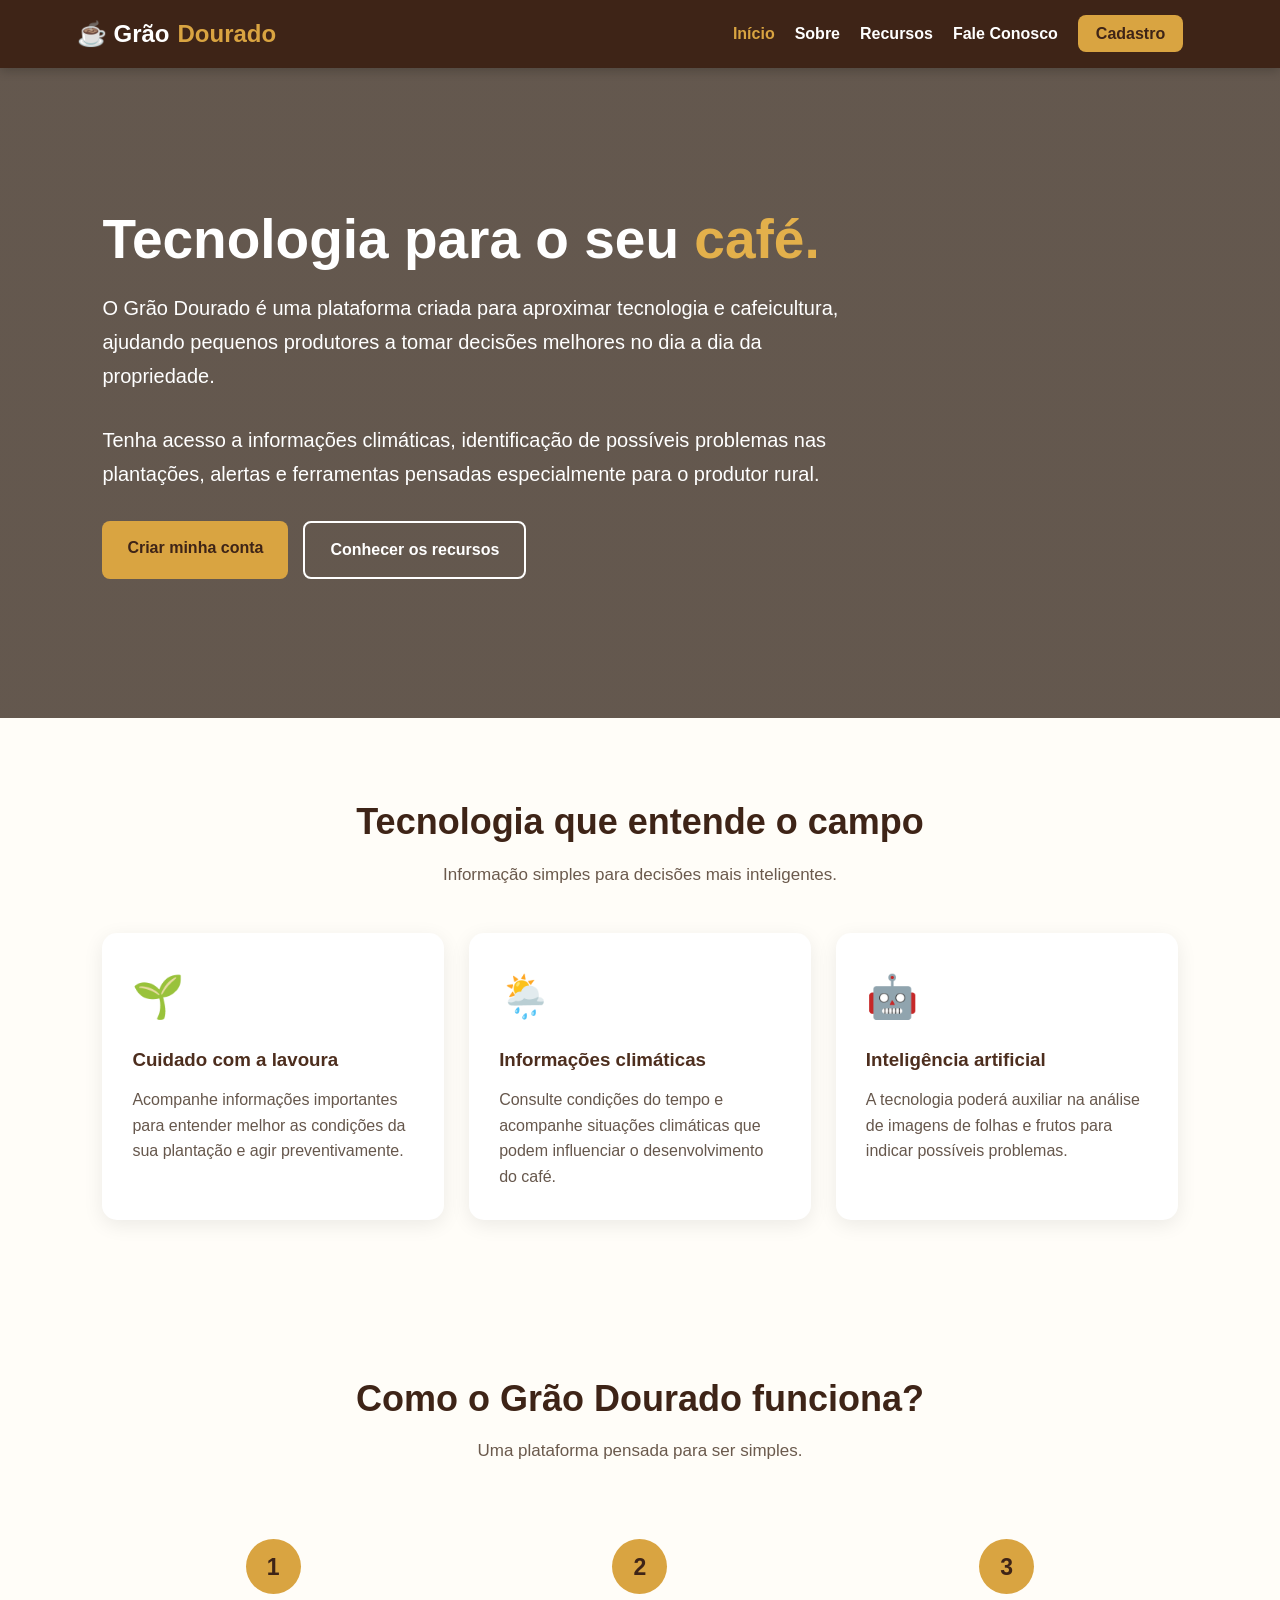
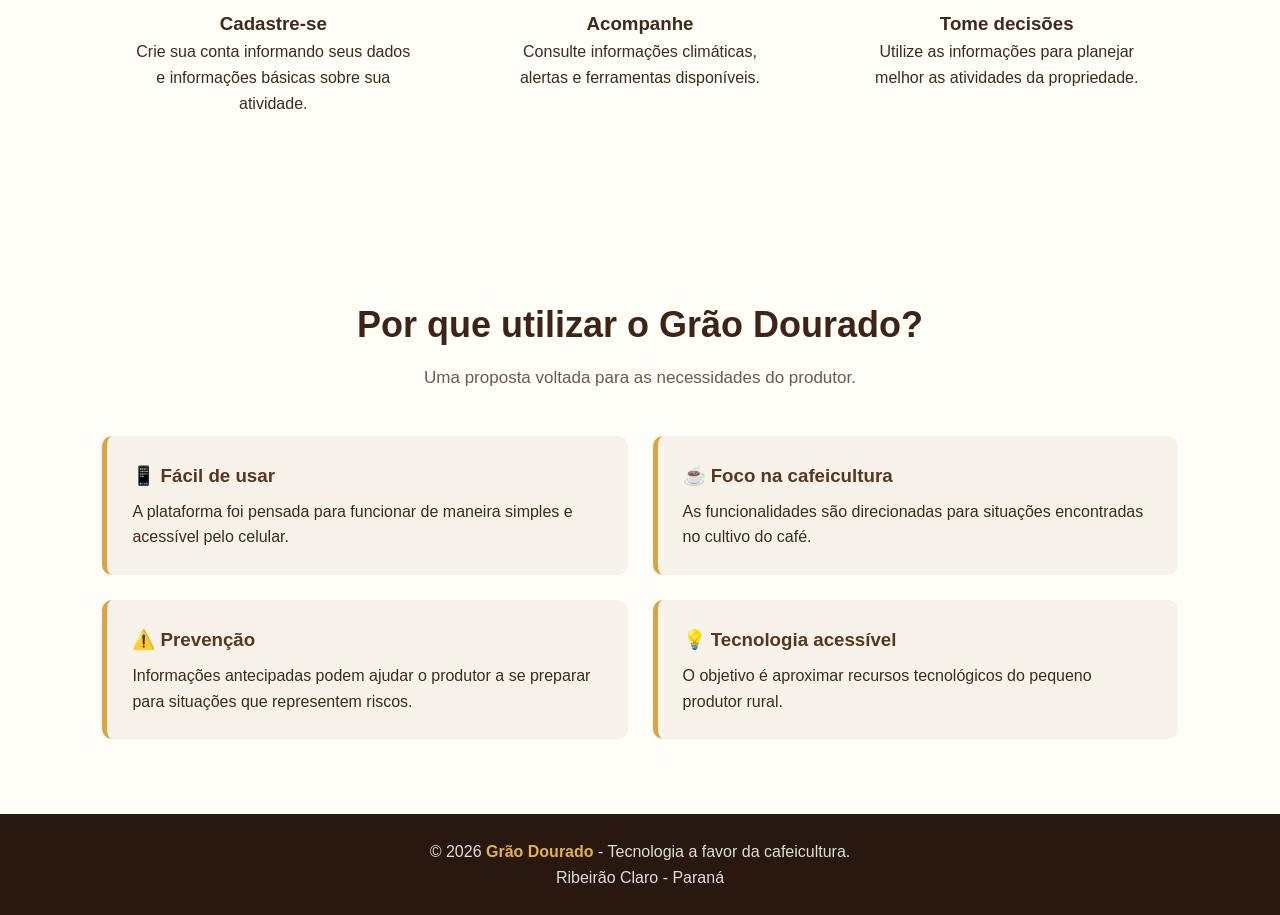
<file: index.html>
<!DOCTYPE html>
<html lang="pt-BR">

<head>

    <meta charset="UTF-8">
    <meta name="viewport" content="width=device-width, initial-scale=1.0">

    <title>Grão Dourado | Tecnologia para a Cafeicultura</title>

    <link rel="stylesheet" href="style.css">

</head>

<body>

<header>

    <div class="logo">
        ☕ Grão <span>Dourado</span>
    </div>

    <nav>

        <ul>

            <li>
                <a href="index.html" class="active">
                    Início
                </a>
            </li>

            <li>
                <a href="sobre.html">
                    Sobre
                </a>
            </li>

            <li>
                <a href="recursos.html">
                    Recursos
                </a>
            </li>

            <li>
                <a href="contato.html">
                    Fale Conosco
                </a>
            </li>

            <li>
                <a href="cadastro.html" class="btn-cadastro">
                    Cadastro
                </a>
            </li>

             <li>
                 
        </ul>

    </nav>

</header>


<section class="hero">

    <div class="hero-content">

        <h1>
            Tecnologia para o seu
            <span>café.</span>
        </h1>

        <p>
            O Grão Dourado é uma plataforma criada para
            aproximar tecnologia e cafeicultura, ajudando
            pequenos produtores a tomar decisões melhores
            no dia a dia da propriedade.
        </p>

        <p>
            Tenha acesso a informações climáticas,
            identificação de possíveis problemas nas
            plantações, alertas e ferramentas pensadas
            especialmente para o produtor rural.
        </p>

        <div class="hero-buttons">

            <a href="cadastro.html" class="btn btn-primary">
                Criar minha conta
            </a>

            <a href="recursos.html" class="btn btn-secondary">
                Conhecer os recursos
            </a>

        </div>

    </div>

</section>


<section class="sobre">

    <div class="section-title">

        <h2>
            Tecnologia que entende o campo
        </h2>

        <p>
            Informação simples para decisões mais inteligentes.
        </p>

    </div>

    <div class="cards">

        <div class="card">

            <div class="card-icon">🌱</div>

            <h3>
                Cuidado com a lavoura
            </h3>

            <p>
                Acompanhe informações importantes para
                entender melhor as condições da sua
                plantação e agir preventivamente.
            </p>

        </div>

        <div class="card">

            <div class="card-icon">🌦️</div>

            <h3>
                Informações climáticas
            </h3>

            <p>
                Consulte condições do tempo e acompanhe
                situações climáticas que podem influenciar
                o desenvolvimento do café.
            </p>

        </div>

        <div class="card">

            <div class="card-icon">🤖</div>

            <h3>
                Inteligência artificial
            </h3>

            <p>
                A tecnologia poderá auxiliar na análise
                de imagens de folhas e frutos para indicar
                possíveis problemas.
            </p>

        </div>

    </div>

</section>


<section class="passos">

    <div class="section-title">

        <h2>
            Como o Grão Dourado funciona?
        </h2>

        <p>
            Uma plataforma pensada para ser simples.
        </p>

    </div>

    <div class="passos-grid">

        <div class="passo">

            <div class="numero">1</div>

            <h3>
                Cadastre-se
            </h3>

            <p>
                Crie sua conta informando seus dados
                e informações básicas sobre sua atividade.
            </p>

        </div>

        <div class="passo">

            <div class="numero">2</div>

            <h3>
                Acompanhe
            </h3>

            <p>
                Consulte informações climáticas,
                alertas e ferramentas disponíveis.
            </p>

        </div>

        <div class="passo">

            <div class="numero">3</div>

            <h3>
                Tome decisões
            </h3>

            <p>
                Utilize as informações para planejar
                melhor as atividades da propriedade.
            </p>

        </div>

    </div>

</section>


<section class="diferenciais">

    <div class="section-title">

        <h2>
            Por que utilizar o Grão Dourado?
        </h2>

        <p>
            Uma proposta voltada para as necessidades do produtor.
        </p>

    </div>

    <div class="diferenciais-grid">

        <div class="diferencial">

            <h3>📱 Fácil de usar</h3>

            <p>
                A plataforma foi pensada para funcionar
                de maneira simples e acessível pelo celular.
            </p>

        </div>

        <div class="diferencial">

            <h3>☕ Foco na cafeicultura</h3>

            <p>
                As funcionalidades são direcionadas para
                situações encontradas no cultivo do café.
            </p>

        </div>

        <div class="diferencial">

            <h3>⚠️ Prevenção</h3>

            <p>
                Informações antecipadas podem ajudar
                o produtor a se preparar para situações
                que representem riscos.
            </p>

        </div>

        <div class="diferencial">

            <h3>💡 Tecnologia acessível</h3>

            <p>
                O objetivo é aproximar recursos tecnológicos
                do pequeno produtor rural.
            </p>

        </div>

    </div>

</section>


<footer>

    <p>
        © 2026 <strong>Grão Dourado</strong> -
        Tecnologia a favor da cafeicultura.
    </p>

    <p>
        Ribeirão Claro - Paraná
    </p>

</footer>

<script src="script.js"></script>

</body>
</html>
</file>
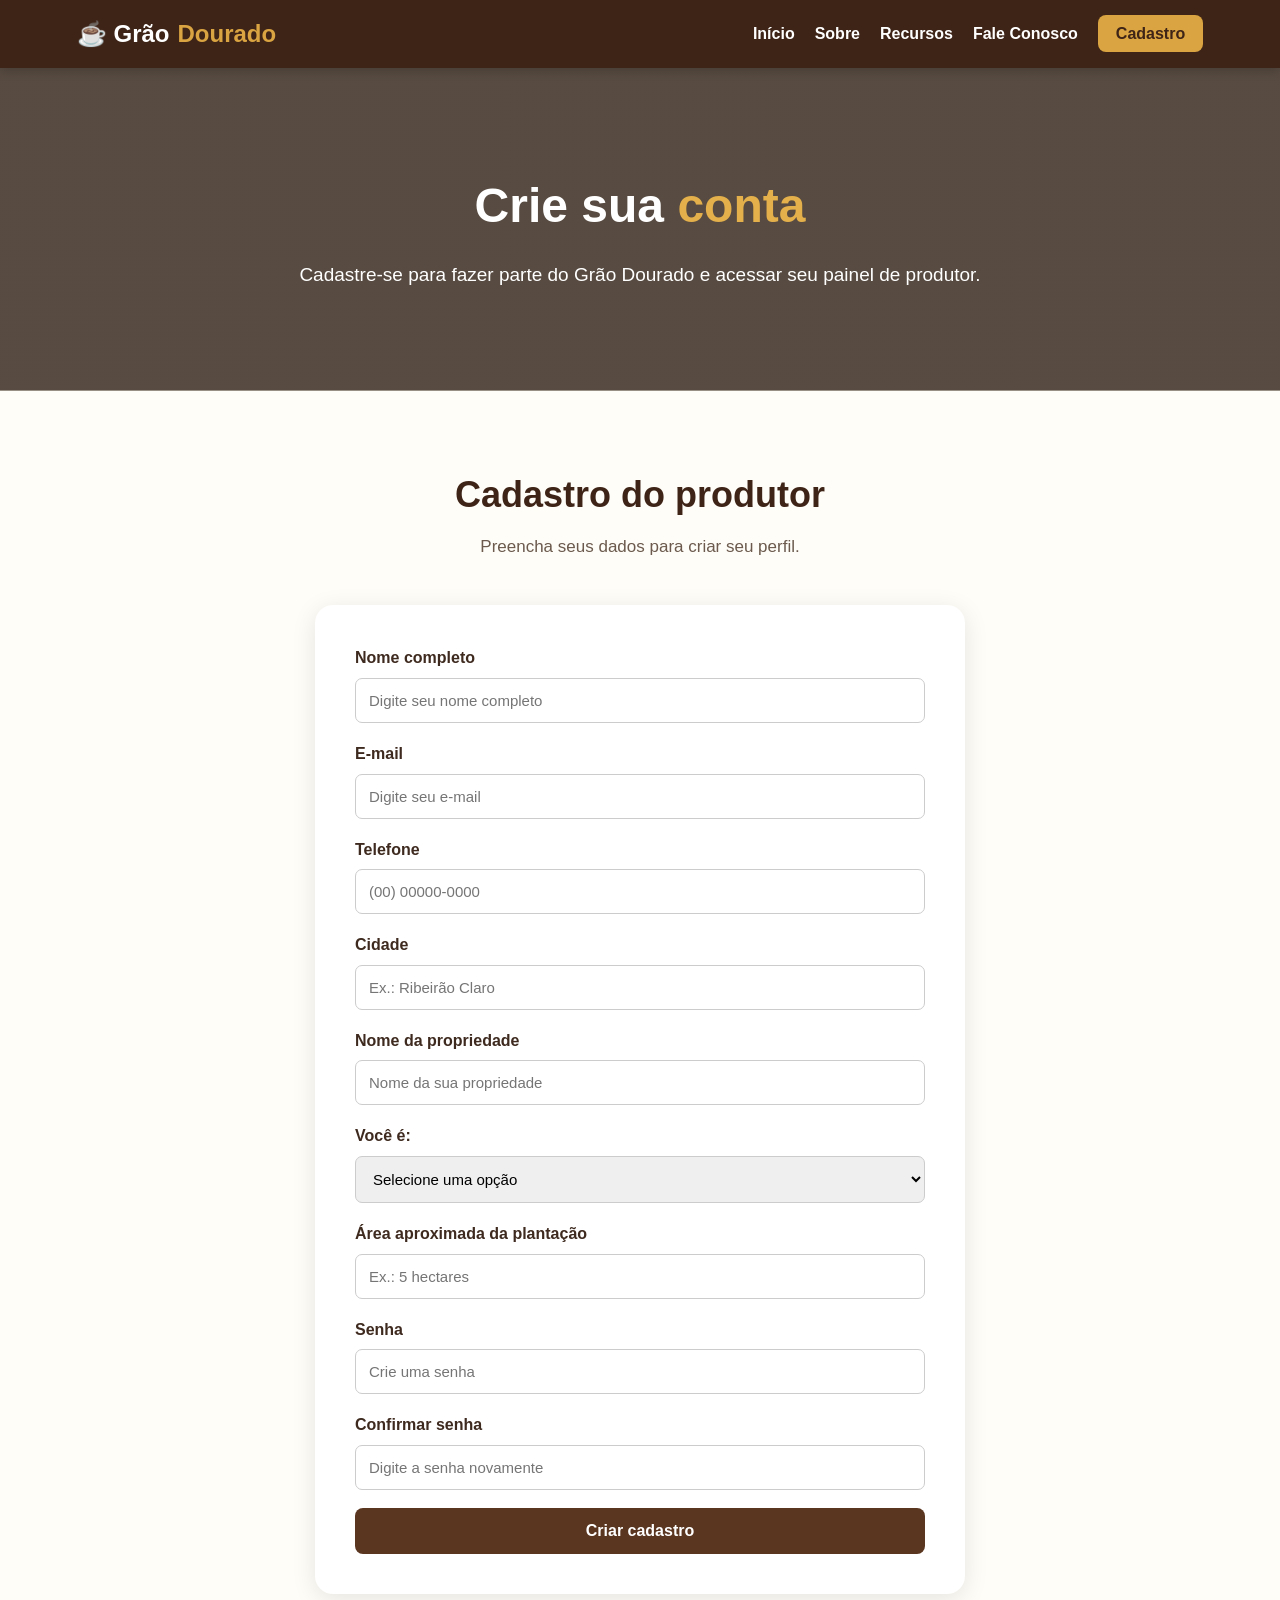
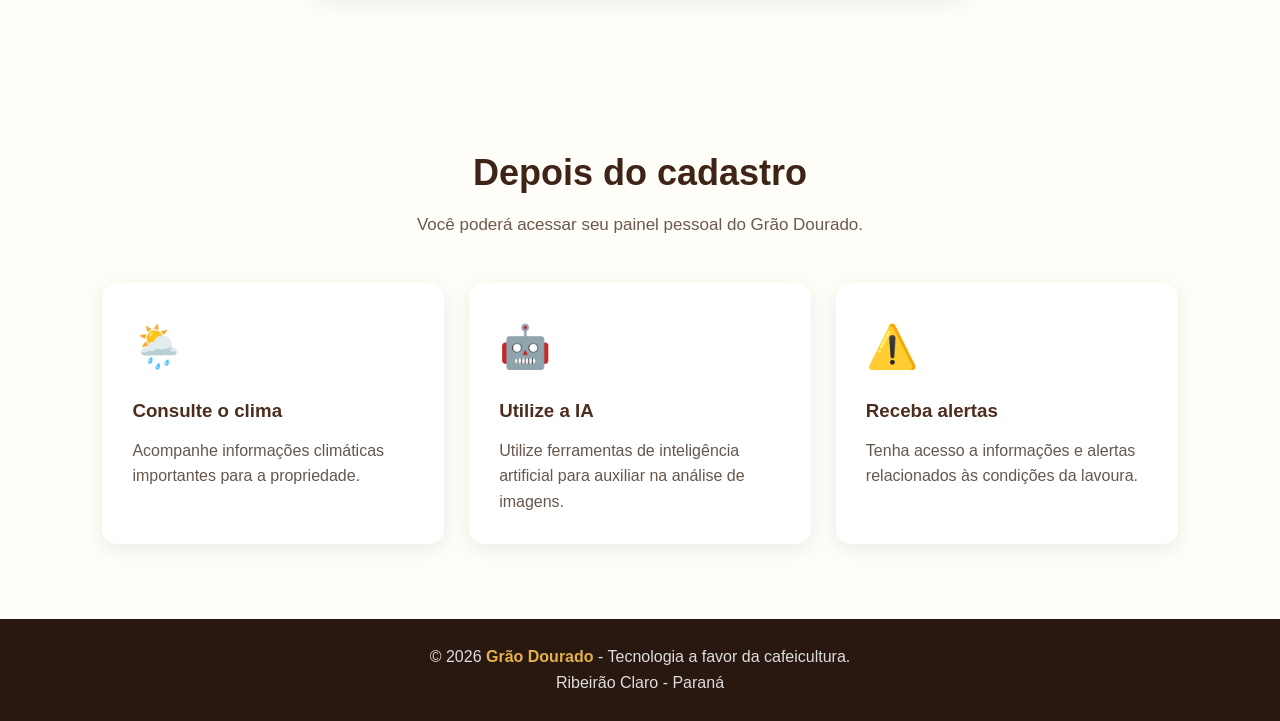
<file: cadastro.html>
<!DOCTYPE html>
<html lang="pt-BR">

<head>

    <meta charset="UTF-8">
    <meta name="viewport" content="width=device-width, initial-scale=1.0">

    <title>Cadastro | Grão Dourado</title>

    <link rel="stylesheet" href="style.css">

</head>

<body>

<header>

    <div class="logo">
        ☕ Grão <span>Dourado</span>
    </div>

    <nav>

        <ul>

            <li>
                <a href="index.html">
                    Início
                </a>
            </li>

            <li>
                <a href="sobre.html">
                    Sobre
                </a>
            </li>

            <li>
                <a href="recursos.html">
                    Recursos
                </a>
            </li>

            <li>
                <a href="contato.html">
                    Fale Conosco
                </a>
            </li>

            <li>
                <a href="cadastro.html" class="btn-cadastro active">
                    Cadastro
                </a>
            </li>

        </ul>

    </nav>

</header>


<section class="page-hero">

    <h1>
        Crie sua <span>conta</span>
    </h1>

    <p>
        Cadastre-se para fazer parte do Grão Dourado
        e acessar seu painel de produtor.
    </p>

</section>


<section class="cadastro">

    <div class="section-title">

        <h2>
            Cadastro do produtor
        </h2>

        <p>
            Preencha seus dados para criar seu perfil.
        </p>

    </div>


    <div class="form-container">

        <form id="formCadastro">

            <div class="form-group">

                <label for="nome">
                    Nome completo
                </label>

                <input
                    type="text"
                    id="nome"
                    placeholder="Digite seu nome completo"
                    required>

            </div>


            <div class="form-group">

                <label for="email">
                    E-mail
                </label>

                <input
                    type="email"
                    id="email"
                    placeholder="Digite seu e-mail"
                    required>

            </div>


            <div class="form-group">

                <label for="telefone">
                    Telefone
                </label>

                <input
                    type="tel"
                    id="telefone"
                    placeholder="(00) 00000-0000"
                    required>

            </div>


            <div class="form-group">

                <label for="cidade">
                    Cidade
                </label>

                <input
                    type="text"
                    id="cidade"
                    placeholder="Ex.: Ribeirão Claro"
                    required>

            </div>


            <div class="form-group">

                <label for="propriedade">
                    Nome da propriedade
                </label>

                <input
                    type="text"
                    id="propriedade"
                    placeholder="Nome da sua propriedade">

            </div>


            <div class="form-group">

                <label for="tipo">
                    Você é:
                </label>

                <select id="tipo" required>

                    <option value="">
                        Selecione uma opção
                    </option>

                    <option value="Pequeno cafeicultor">
                        Pequeno cafeicultor
                    </option>

                    <option value="Produtor rural">
                        Produtor rural
                    </option>

                    <option value="Técnico agrícola">
                        Técnico agrícola
                    </option>

                    <option value="Estudante">
                        Estudante
                    </option>

                    <option value="Outro">
                        Outro
                    </option>

                </select>

            </div>


            <div class="form-group">

                <label for="area">
                    Área aproximada da plantação
                </label>

                <input
                    type="text"
                    id="area"
                    placeholder="Ex.: 5 hectares">

            </div>


            <div class="form-group">

                <label for="senha">
                    Senha
                </label>

                <input
                    type="password"
                    id="senha"
                    placeholder="Crie uma senha"
                    minlength="6"
                    required>

            </div>


            <div class="form-group">

                <label for="confirmarSenha">
                    Confirmar senha
                </label>

                <input
                    type="password"
                    id="confirmarSenha"
                    placeholder="Digite a senha novamente"
                    minlength="6"
                    required>

            </div>


            <button
                type="submit"
                class="btn-form">

                Criar cadastro

            </button>

        </form>

    </div>

</section>


<section class="diferenciais">

    <div class="section-title">

        <h2>
            Depois do cadastro
        </h2>

        <p>
            Você poderá acessar seu painel pessoal
            do Grão Dourado.
        </p>

    </div>


    <div class="cards">

        <div class="card">

            <div class="card-icon">
                🌦️
            </div>

            <h3>
                Consulte o clima
            </h3>

            <p>
                Acompanhe informações climáticas
                importantes para a propriedade.
            </p>

        </div>


        <div class="card">

            <div class="card-icon">
                🤖
            </div>

            <h3>
                Utilize a IA
            </h3>

            <p>
                Utilize ferramentas de inteligência
                artificial para auxiliar na análise
                de imagens.
            </p>

        </div>


        <div class="card">

            <div class="card-icon">
                ⚠️
            </div>

            <h3>
                Receba alertas
            </h3>

            <p>
                Tenha acesso a informações e alertas
                relacionados às condições da lavoura.
            </p>

        </div>

    </div>

</section>


<footer>

    <p>
        © 2026 <strong>Grão Dourado</strong> -
        Tecnologia a favor da cafeicultura.
    </p>

    <p>
        Ribeirão Claro - Paraná
    </p>

</footer>


<script src="script.js"></script>

</body>

</html>
</file>
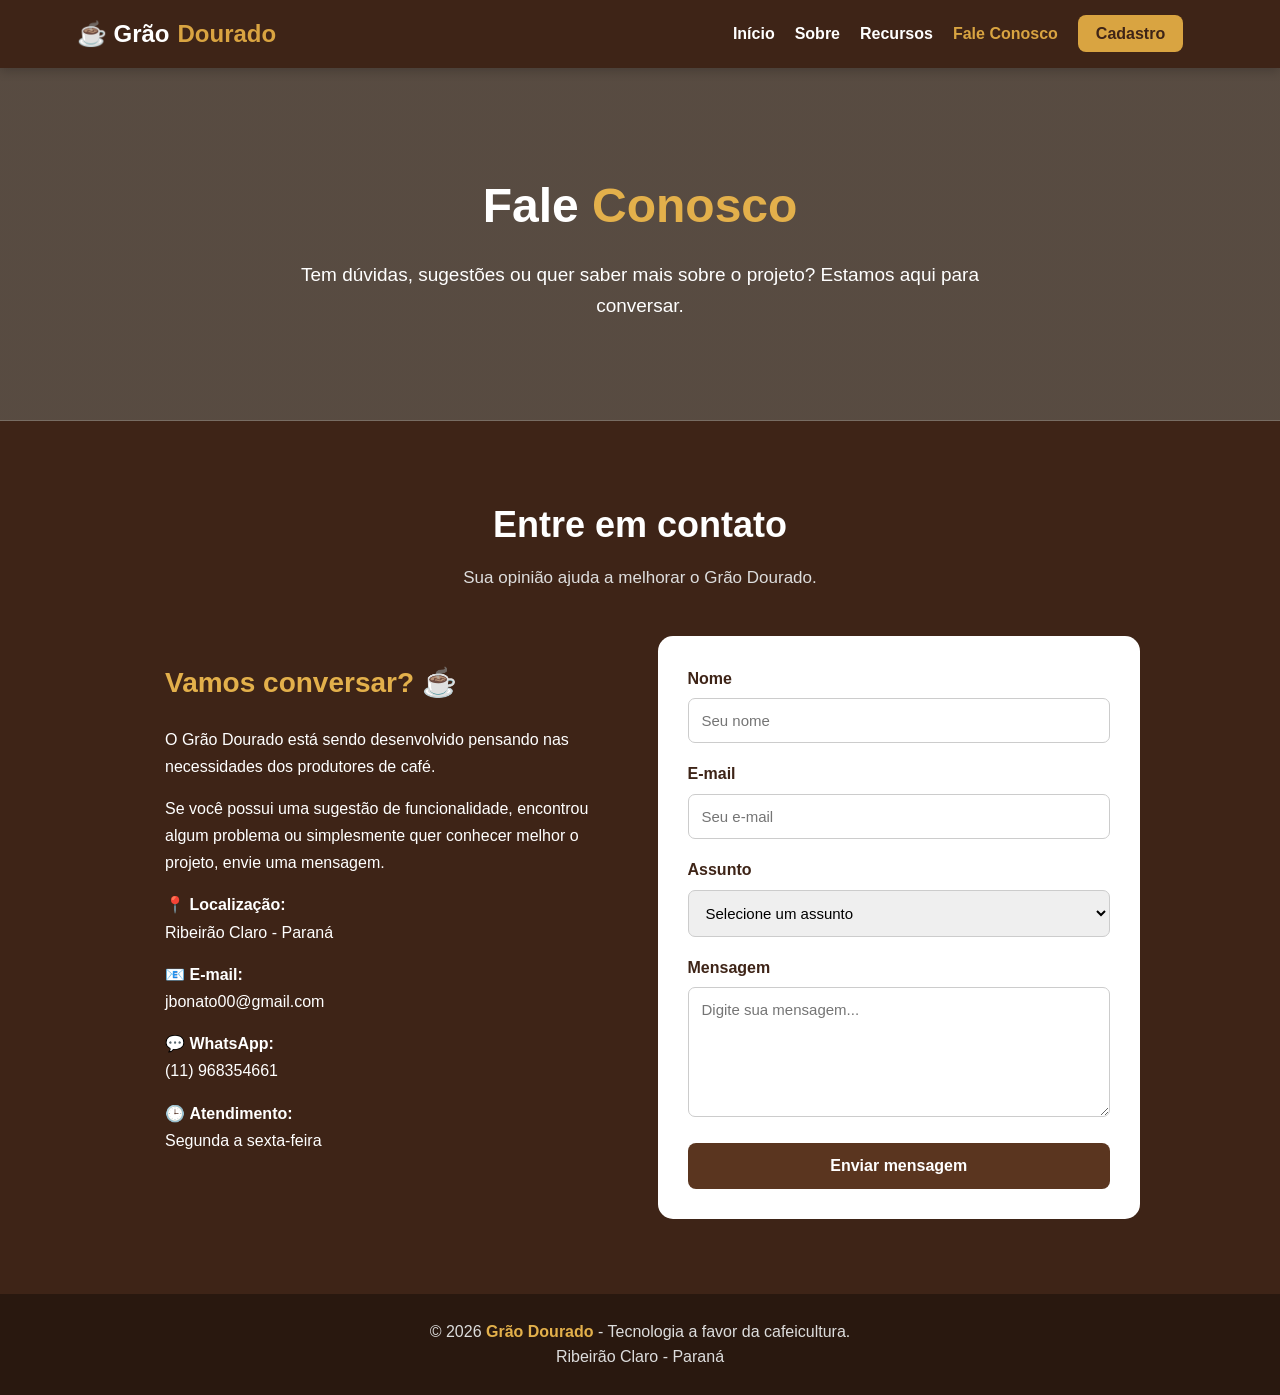
<file: contato.html>
<!DOCTYPE html>
<html lang="pt-BR">

<head>

    <meta charset="UTF-8">
    <meta name="viewport" content="width=device-width, initial-scale=1.0">

    <title>Fale Conosco | Grão Dourado</title>

    <link rel="stylesheet" href="style.css">

</head>

<body>

<header>

    <div class="logo">
        ☕ Grão <span>Dourado</span>
    </div>

    <nav>

        <ul>

            <li>
                <a href="index.html">
                    Início
                </a>
            </li>

            <li>
                <a href="sobre.html">
                    Sobre
                </a>
            </li>

            <li>
                <a href="recursos.html">
                    Recursos
                </a>
            </li>

            <li>
                <a href="contato.html" class="active">
                    Fale Conosco
                </a>
            </li>

            <li>
                <a href="cadastro.html" class="btn-cadastro">
                    Cadastro
                </a>
            </li>

             <li>
            
        </ul>

    </nav>

</header>


<section class="page-hero">

    <h1>
        Fale <span>Conosco</span>
    </h1>

    <p>
        Tem dúvidas, sugestões ou quer saber mais
        sobre o projeto? Estamos aqui para conversar.
    </p>

</section>


<section class="contato">

    <div class="section-title">

        <h2>
            Entre em contato
        </h2>

        <p>
            Sua opinião ajuda a melhorar o Grão Dourado.
        </p>

    </div>


    <div class="contato-container">

        <div class="contato-info">

            <h3>
                Vamos conversar? ☕
            </h3>

            <p>
                O Grão Dourado está sendo desenvolvido
                pensando nas necessidades dos produtores
                de café.
            </p>

            <p>
                Se você possui uma sugestão de funcionalidade,
                encontrou algum problema ou simplesmente
                quer conhecer melhor o projeto, envie
                uma mensagem.
            </p>

            <p>
                📍 <strong>Localização:</strong><br>
                Ribeirão Claro - Paraná
            </p>

            <p>
                📧 <strong>E-mail:</strong><br>
                jbonato00@gmail.com
            </p>

            <p>
                💬 <strong>WhatsApp:</strong><br>
                (11) 968354661
            </p>

            <p>
                🕒 <strong>Atendimento:</strong><br>
                Segunda a sexta-feira
            </p>

        </div>


        <div class="contato-form">

            <form id="formContato">

                <div class="form-group">

                    <label for="nomeContato">
                        Nome
                    </label>

                    <input
                        type="text"
                        id="nomeContato"
                        placeholder="Seu nome"
                        required>

                </div>


                <div class="form-group">

                    <label for="emailContato">
                        E-mail
                    </label>

                    <input
                        type="email"
                        id="emailContato"
                        placeholder="Seu e-mail"
                        required>

                </div>


                <div class="form-group">

                    <label for="assunto">
                        Assunto
                    </label>

                    <select id="assunto" required>

                        <option value="">
                            Selecione um assunto
                        </option>

                        <option>
                            Dúvida sobre a plataforma
                        </option>

                        <option>
                            Sugestão
                        </option>

                        <option>
                            Problema técnico
                        </option>

                        <option>
                            Parceria
                        </option>

                        <option>
                            Outro assunto
                        </option>

                    </select>

                </div>


                <div class="form-group">

                    <label for="mensagem">
                        Mensagem
                    </label>

                    <textarea
                        id="mensagem"
                        rows="6"
                        placeholder="Digite sua mensagem..."
                        required></textarea>

                </div>


                <button
                    type="submit"
                    class="btn-form">

                    Enviar mensagem

                </button>

            </form>

        </div>

    </div>

</section>


<footer>

    <p>
        © 2026 <strong>Grão Dourado</strong> -
        Tecnologia a favor da cafeicultura.
    </p>

    <p>
        Ribeirão Claro - Paraná
    </p>

</footer>

<script src="script.js"></script>

</body>
</html>
</file>
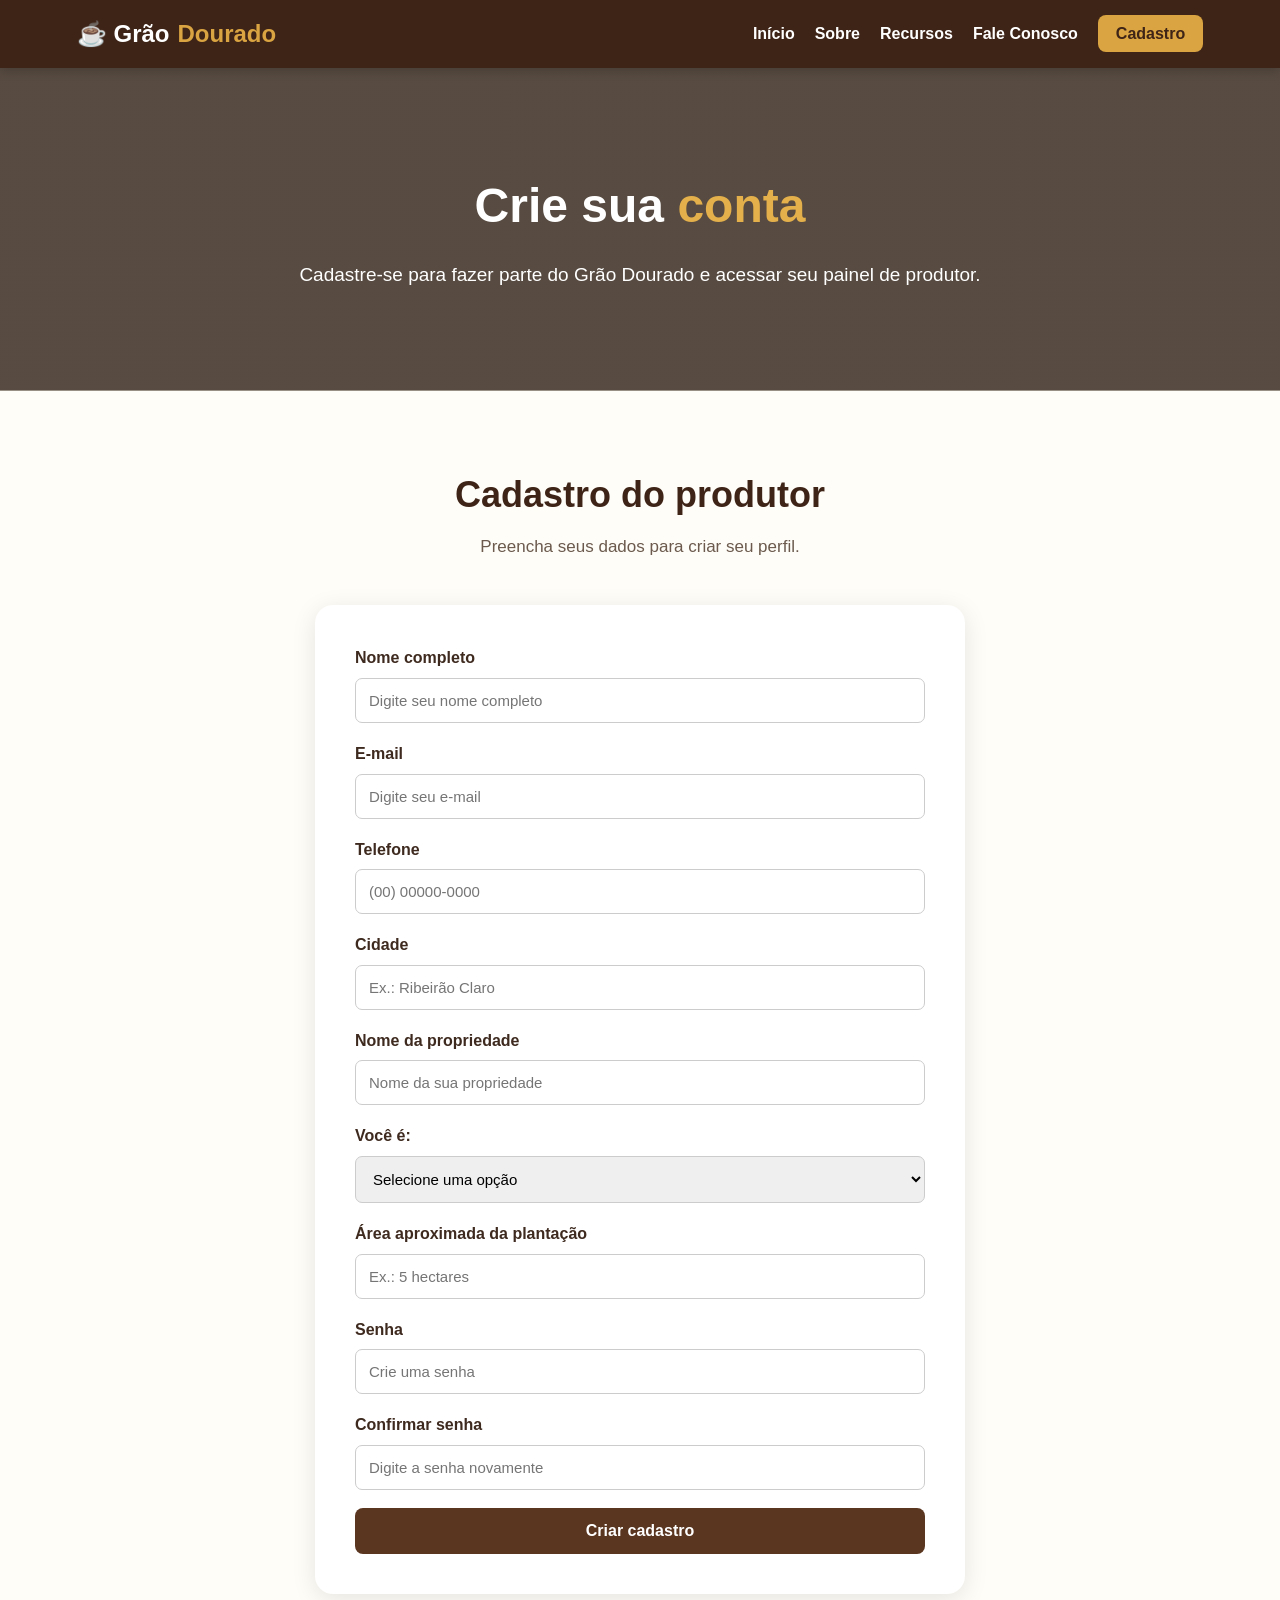
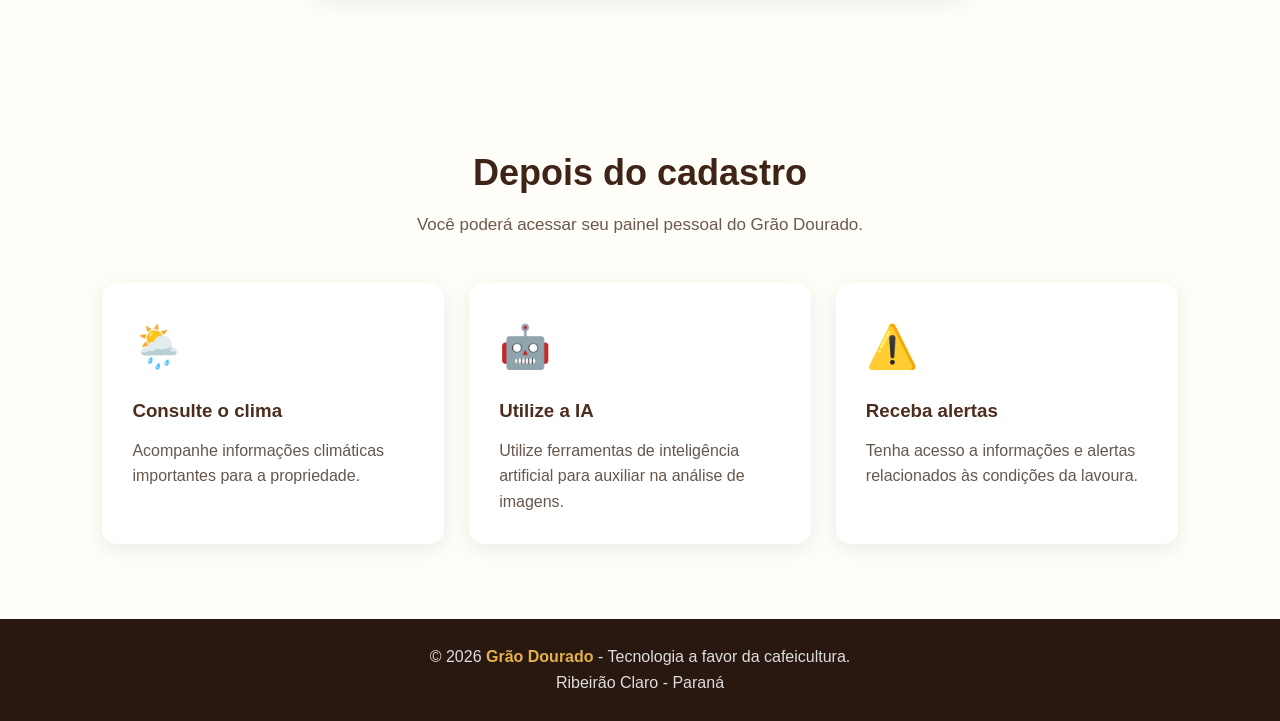
<file: painel.html>
<!DOCTYPE html>
<html lang="pt-BR">

<head>

    <meta charset="UTF-8">
    <meta name="viewport" content="width=device-width, initial-scale=1.0">

    <title>Painel | Grão Dourado</title>

    <link rel="stylesheet" href="style.css">

</head>

<body>

<header>

    <div class="logo">
        ☕ Grão <span>Dourado</span>
    </div>

    <nav>

        <ul>

            <li>
                <a href="index.html">
                    Início
                </a>
            </li>

            <li>
                <a href="sobre.html">
                    Sobre
                </a>
            </li>

            <li>
                <a href="recursos.html">
                    Recursos
                </a>
            </li>

            <li>
                <a href="contato.html">
                    Fale Conosco
                </a>
            </li>

            <li>
                <a href="painel.html" class="btn-cadastro active">
                    Meu painel
                </a>
            </li>

             <li>
        
        </ul>

    </nav>

</header>


<section class="page-hero">

    <h1>
        Olá, <span id="nomeUsuario">Produtor</span>! 👋
    </h1>

    <p>
        Bem-vindo ao seu painel do Grão Dourado.
    </p>

</section>


<section class="painel">

    <div class="section-title">

        <h2>
            Minha propriedade 🌱
        </h2>

        <p>
            Confira suas informações.
        </p>

    </div>


    <div class="painel-grid">


        <!-- PERFIL -->

        <div class="painel-card">

            <div class="painel-icon">
                👨‍🌾
            </div>

            <h3>
                Meu perfil
            </h3>

            <div class="perfil-info">

                <p>
                    <strong>Nome:</strong>
                    <span id="perfilNome">---</span>
                </p>

                <p>
                    <strong>E-mail:</strong>
                    <span id="perfilEmail">---</span>
                </p>

                <p>
                    <strong>Telefone:</strong>
                    <span id="perfilTelefone">---</span>
                </p>

                <p>
                    <strong>Cidade:</strong>
                    <span id="perfilCidade">---</span>
                </p>

                <p>
                    <strong>Tipo:</strong>
                    <span id="perfilTipo">---</span>
                </p>

            </div>

        </div>


        <!-- PROPRIEDADE -->

        <div class="painel-card">

            <div class="painel-icon">
                🚜
            </div>

            <h3>
                Minha propriedade
            </h3>

            <div class="perfil-info">

                <p>
                    <strong>Propriedade:</strong>
                    <span id="perfilPropriedade">
                        Não informada
                    </span>
                </p>

                <p>
                    <strong>Área:</strong>
                    <span id="perfilArea">
                        Não informada
                    </span>
                </p>

            </div>

        </div>


        <!-- CLIMA -->

        <div class="painel-card clima-painel">

            <div class="painel-icon">
                🌦️
            </div>

            <h3>
                Clima
            </h3>

            <div class="temperatura-painel">
                24°C
            </div>

            <p>
                Condição demonstrativa
            </p>

            <p id="cidadeClima">
                Ribeirão Claro - PR
            </p>

        </div>


        <!-- ALERTAS -->

        <div class="painel-card">

            <div class="painel-icon">
                ⚠️
            </div>

            <h3>
                Alertas
            </h3>

            <p>
                Nenhum alerta no momento.
            </p>

            <p class="texto-menor">
                Futuramente, o sistema poderá
                apresentar alertas climáticos
                personalizados.
            </p>

        </div>


        <!-- IA -->

        <div class="painel-card">

            <div class="painel-icon">
                🤖
            </div>

            <h3>
                Inteligência Artificial
            </h3>

            <p>
                Analise imagens de folhas e frutos
                para auxiliar na identificação de
                possíveis problemas.
            </p>

            <button
                class="btn-painel"
                onclick="alert('A ferramenta de IA será adicionada futuramente!')">

                Analisar café

            </button>

        </div>


        <!-- HISTÓRICO -->

        <div class="painel-card">

            <div class="painel-icon">
                📊
            </div>

            <h3>
                Minha atividade
            </h3>

            <p>
                Cadastro realizado em:
            </p>

            <strong id="dataCadastro">
                ---
            </strong>

        </div>

    </div>


    <div class="sair-container">

        <button
            id="btnSair"
            class="btn-sair">

            🚪 Sair da conta

        </button>

    </div>

</section>


<footer>

    <p>
        © 2026 <strong>Grão Dourado</strong> -
        Tecnologia a favor da cafeicultura.
    </p>

    <p>
        Ribeirão Claro - Paraná
    </p>

</footer>


<script src="script.js"></script>

</body>

</html>
</file>
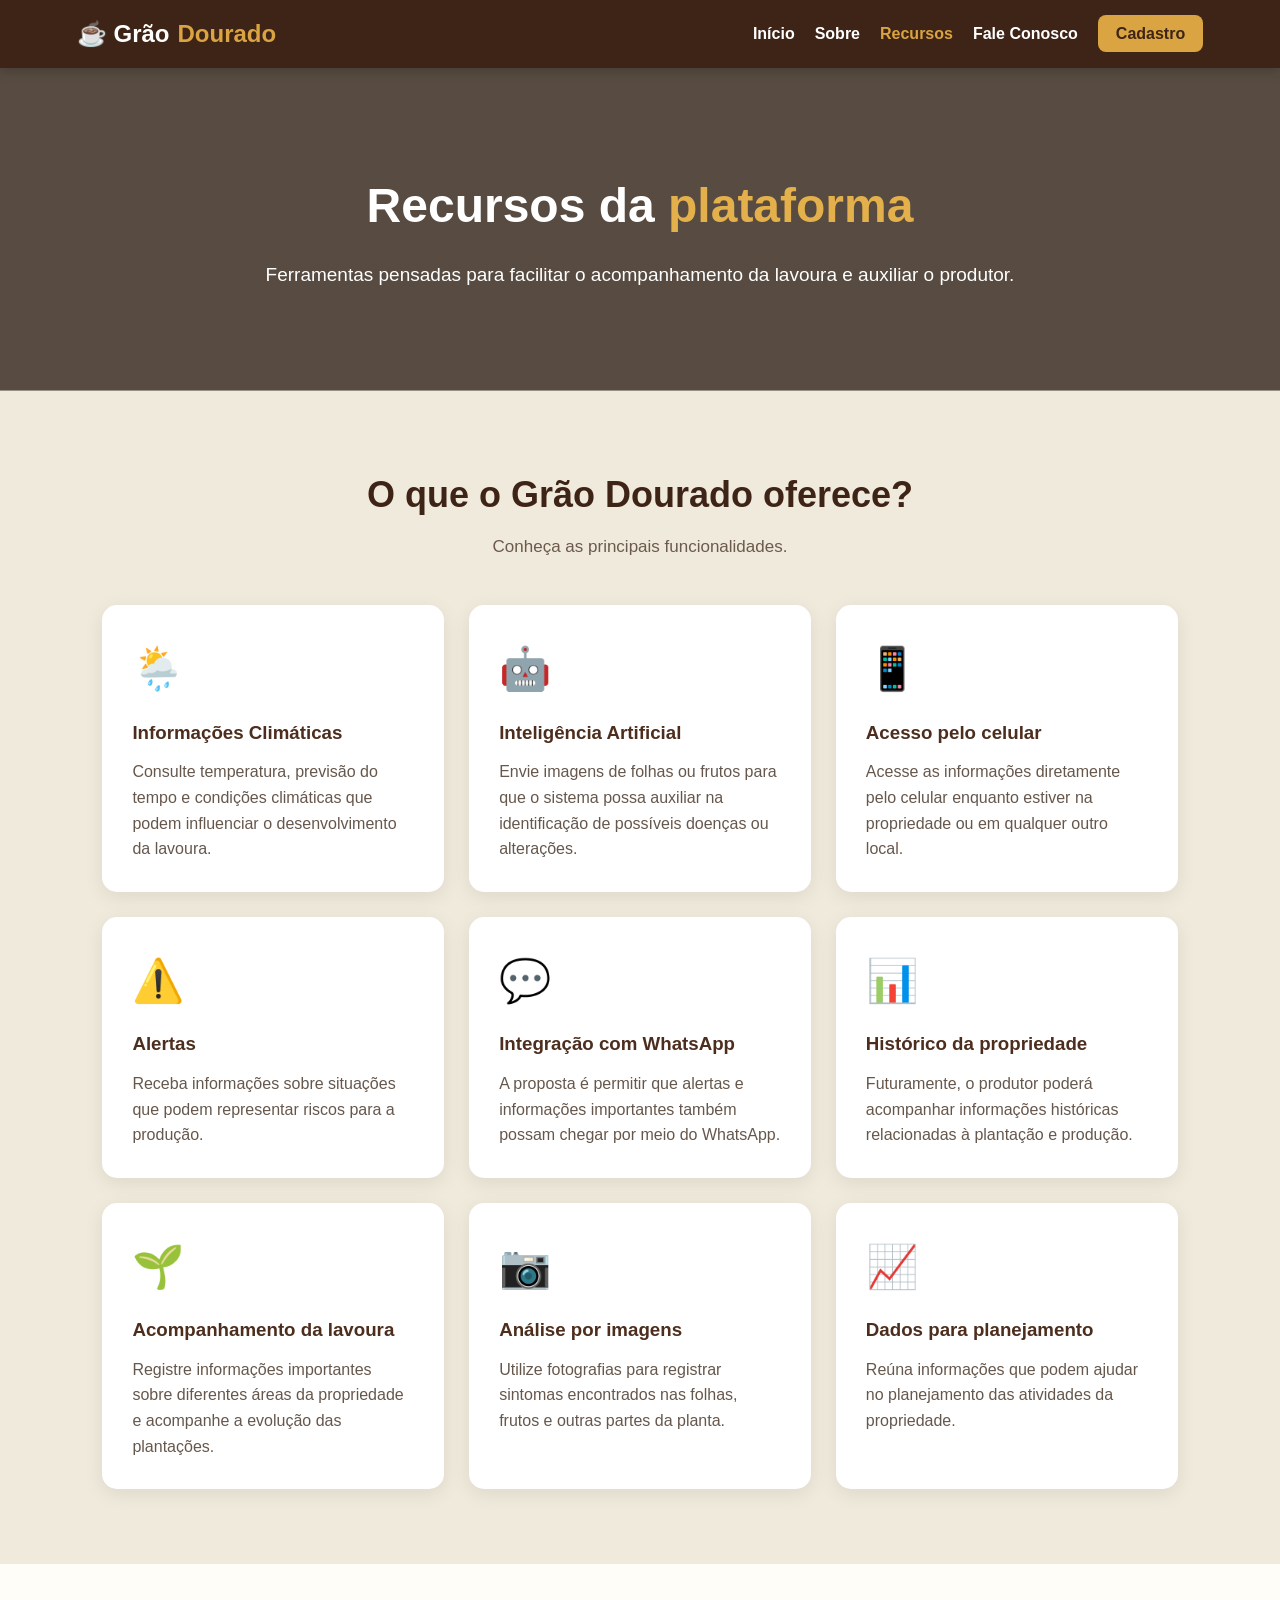
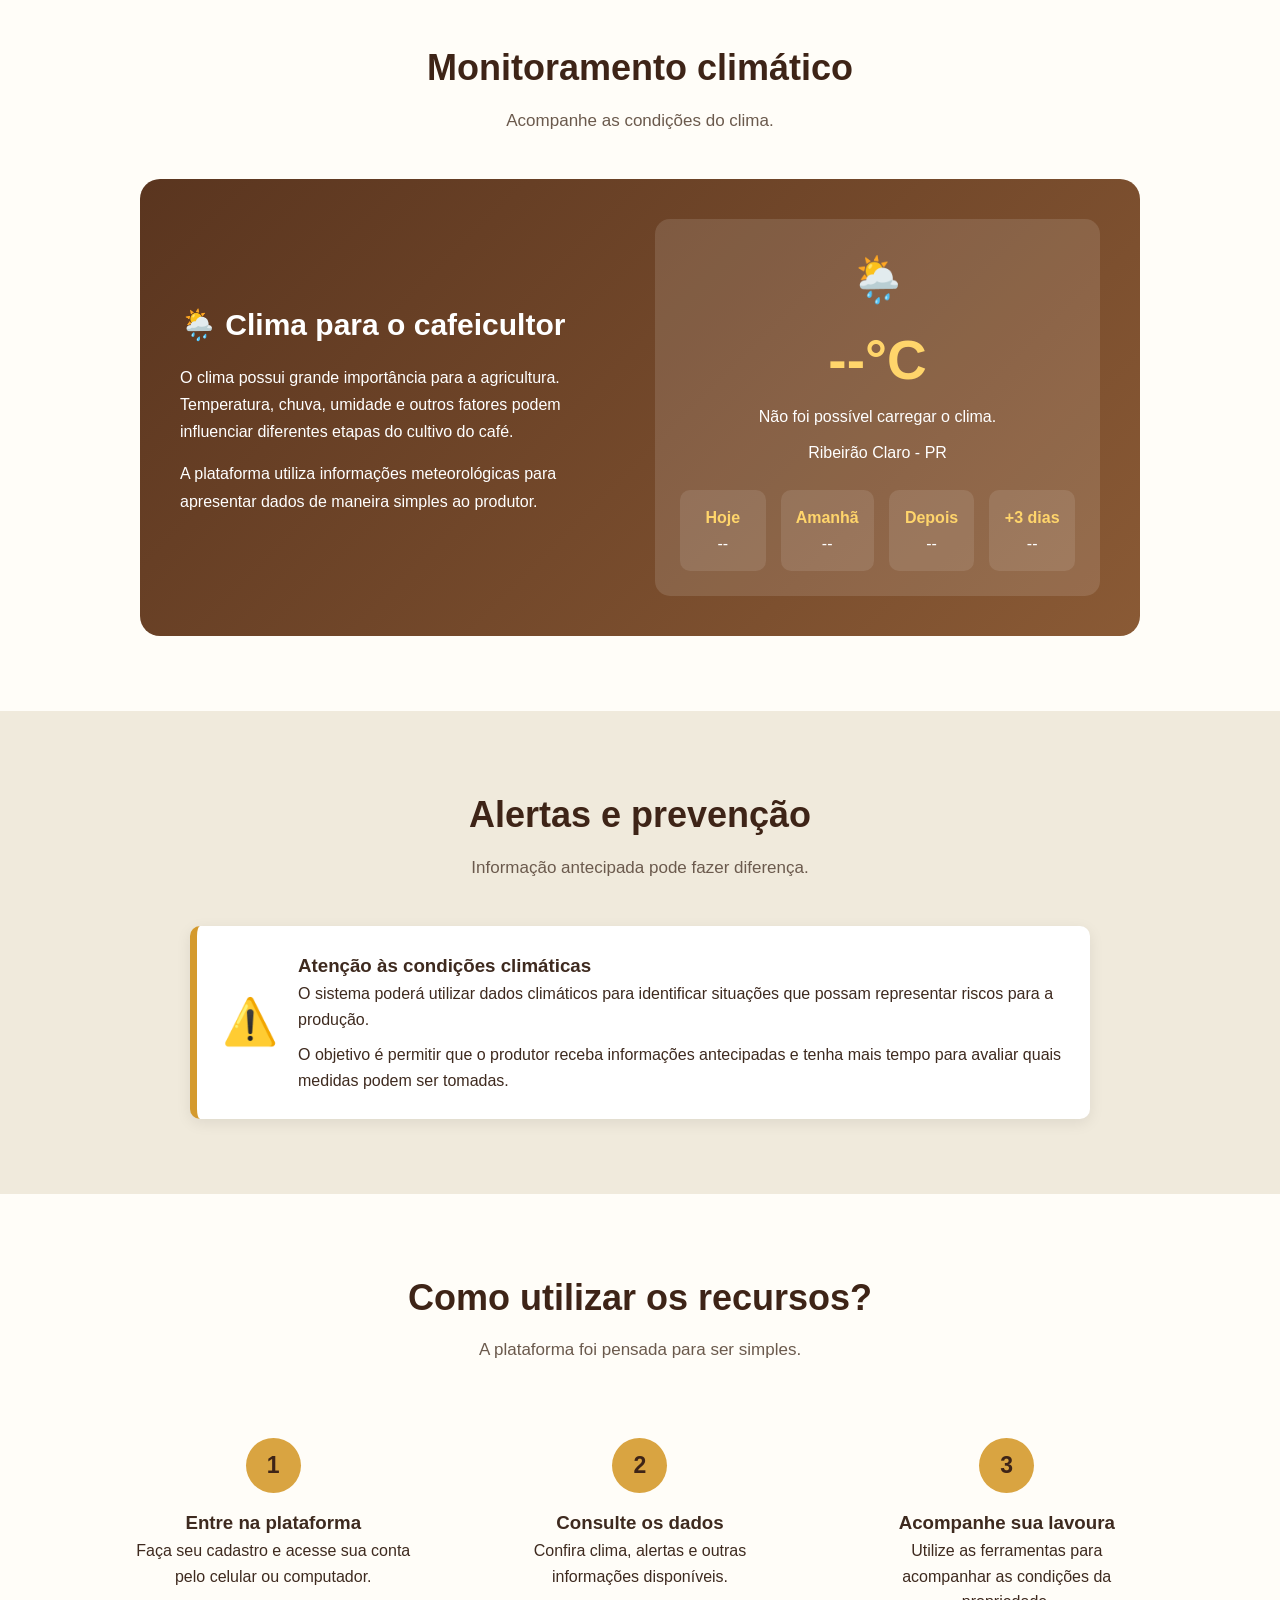
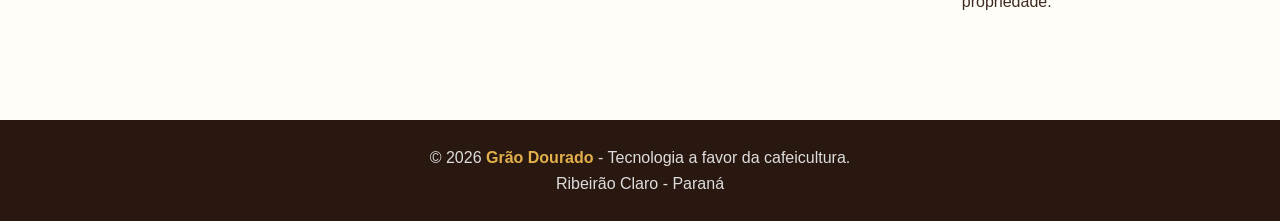
<file: recursos.html>
<!DOCTYPE html>
<html lang="pt-BR">

<head>

    <meta charset="UTF-8">
    <meta name="viewport" content="width=device-width, initial-scale=1.0">

    <title>Recursos | Grão Dourado</title>

    <link rel="stylesheet" href="style.css">

</head>

<body>

<header>

    <div class="logo">
        ☕ Grão <span>Dourado</span>
    </div>

    <nav>

        <ul>

            <li>
                <a href="index.html">
                    Início
                </a>
            </li>

            <li>
                <a href="sobre.html">
                    Sobre
                </a>
            </li>

            <li>
                <a href="recursos.html" class="active">
                    Recursos
                </a>
            </li>

            <li>
                <a href="contato.html">
                    Fale Conosco
                </a>
            </li>

            <li>
                <a href="cadastro.html" class="btn-cadastro">
                    Cadastro
                </a>
            </li>
            
        </ul>

    </nav>

</header>


<section class="page-hero">

    <h1>
        Recursos da <span>plataforma</span>
    </h1>

    <p>
        Ferramentas pensadas para facilitar o acompanhamento
        da lavoura e auxiliar o produtor.
    </p>

</section>


<section class="funcionalidades">

    <div class="section-title">

        <h2>
            O que o Grão Dourado oferece?
        </h2>

        <p>
            Conheça as principais funcionalidades.
        </p>

    </div>


    <div class="cards">

        <div class="card">

            <div class="card-icon">🌦️</div>

            <h3>
                Informações Climáticas
            </h3>

            <p>
                Consulte temperatura, previsão do tempo
                e condições climáticas que podem influenciar
                o desenvolvimento da lavoura.
            </p>

        </div>


        <div class="card">

            <div class="card-icon">🤖</div>

            <h3>
                Inteligência Artificial
            </h3>

            <p>
                Envie imagens de folhas ou frutos para que
                o sistema possa auxiliar na identificação
                de possíveis doenças ou alterações.
            </p>

        </div>


        <div class="card">

            <div class="card-icon">📱</div>

            <h3>
                Acesso pelo celular
            </h3>

            <p>
                Acesse as informações diretamente pelo
                celular enquanto estiver na propriedade
                ou em qualquer outro local.
            </p>

        </div>


        <div class="card">

            <div class="card-icon">⚠️</div>

            <h3>
                Alertas
            </h3>

            <p>
                Receba informações sobre situações que
                podem representar riscos para a produção.
            </p>

        </div>


        <div class="card">

            <div class="card-icon">💬</div>

            <h3>
                Integração com WhatsApp
            </h3>

            <p>
                A proposta é permitir que alertas e
                informações importantes também possam
                chegar por meio do WhatsApp.
            </p>

        </div>


        <div class="card">

            <div class="card-icon">📊</div>

            <h3>
                Histórico da propriedade
            </h3>

            <p>
                Futuramente, o produtor poderá acompanhar
                informações históricas relacionadas à
                plantação e produção.
            </p>

        </div>


        <div class="card">

            <div class="card-icon">🌱</div>

            <h3>
                Acompanhamento da lavoura
            </h3>

            <p>
                Registre informações importantes sobre
                diferentes áreas da propriedade e acompanhe
                a evolução das plantações.
            </p>

        </div>


        <div class="card">

            <div class="card-icon">📷</div>

            <h3>
                Análise por imagens
            </h3>

            <p>
                Utilize fotografias para registrar sintomas
                encontrados nas folhas, frutos e outras
                partes da planta.
            </p>

        </div>


        <div class="card">

            <div class="card-icon">📈</div>

            <h3>
                Dados para planejamento
            </h3>

            <p>
                Reúna informações que podem ajudar no
                planejamento das atividades da propriedade.
            </p>

        </div>

    </div>

</section>


<!-- ==============================
     CLIMA
============================== -->

<section class="clima">

    <div class="section-title">

        <h2>
            Monitoramento climático
        </h2>

        <p>
            Acompanhe as condições do clima.
        </p>

    </div>


    <div class="clima-box">

        <!-- INFORMAÇÕES -->

        <div class="clima-info">

            <h3>
                🌦️ Clima para o cafeicultor
            </h3>

            <p>
                O clima possui grande importância para a
                agricultura. Temperatura, chuva, umidade
                e outros fatores podem influenciar diferentes
                etapas do cultivo do café.
            </p>

            <p style="margin-top: 15px;">

                A plataforma utiliza informações
                meteorológicas para apresentar dados de
                maneira simples ao produtor.

            </p>

        </div>


        <!-- CARD DO CLIMA -->

        <div class="clima-card">

            <div id="climaIcone" style="font-size: 45px;">
                🌦️
            </div>


            <div class="temperatura" id="temperatura">
                --°C
            </div>


            <p id="condicao">
                Carregando clima...
            </p>


            <p style="margin-top: 10px;">
                Ribeirão Claro - PR
            </p>


            <!-- PREVISÃO -->

            <div class="previsao">

                <div class="dia-clima">

                    <strong>
                        Hoje
                    </strong>

                    <span id="hoje">
                        --
                    </span>

                </div>


                <div class="dia-clima">

                    <strong>
                        Amanhã
                    </strong>

                    <span id="amanha">
                        --
                    </span>

                </div>


                <div class="dia-clima">

                    <strong>
                        Depois
                    </strong>

                    <span id="depois">
                        --
                    </span>

                </div>


                <div class="dia-clima">

                    <strong>
                        +3 dias
                    </strong>

                    <span id="dia3">
                        --
                    </span>

                </div>

            </div>

        </div>

    </div>

</section>


<!-- ==============================
     ALERTAS
============================== -->

<section class="alertas">

    <div class="section-title">

        <h2>
            Alertas e prevenção
        </h2>

        <p>
            Informação antecipada pode fazer diferença.
        </p>

    </div>


    <div class="alerta-box">

        <div class="alerta-icon">
            ⚠️
        </div>


        <div>

            <h3>
                Atenção às condições climáticas
            </h3>

            <p>
                O sistema poderá utilizar dados climáticos
                para identificar situações que possam
                representar riscos para a produção.
            </p>

            <p style="margin-top: 10px;">

                O objetivo é permitir que o produtor receba
                informações antecipadas e tenha mais tempo
                para avaliar quais medidas podem ser tomadas.

            </p>

        </div>

    </div>

</section>


<!-- ==============================
     PASSOS
============================== -->

<section class="passos">

    <div class="section-title">

        <h2>
            Como utilizar os recursos?
        </h2>

        <p>
            A plataforma foi pensada para ser simples.
        </p>

    </div>


    <div class="passos-grid">


        <div class="passo">

            <div class="numero">
                1
            </div>

            <h3>
                Entre na plataforma
            </h3>

            <p>
                Faça seu cadastro e acesse sua conta
                pelo celular ou computador.
            </p>

        </div>


        <div class="passo">

            <div class="numero">
                2
            </div>

            <h3>
                Consulte os dados
            </h3>

            <p>
                Confira clima, alertas e outras
                informações disponíveis.
            </p>

        </div>


        <div class="passo">

            <div class="numero">
                3
            </div>

            <h3>
                Acompanhe sua lavoura
            </h3>

            <p>
                Utilize as ferramentas para acompanhar
                as condições da propriedade.
            </p>

        </div>


    </div>

</section>


<!-- ==============================
     RODAPÉ
============================== -->

<footer>

    <p>
        © 2026 <strong>Grão Dourado</strong> -
        Tecnologia a favor da cafeicultura.
    </p>

    <p>
        Ribeirão Claro - Paraná
    </p>

</footer>


<script src="script.js"></script>

</body>

</html>
</file>
<file: style.css>
* {
    margin: 0;
    padding: 0;
    box-sizing: border-box;
    font-family: Arial, Helvetica, sans-serif;
}

html {
    scroll-behavior: smooth;
}

body {
    background-color: #f7f3ea;
    color: #3e2a1f;
    line-height: 1.6;
}

/* =========================
   CABEÇALHO
========================= */

header {
    background: #3e2417;
    color: white;
    padding: 15px 6%;
    display: flex;
    justify-content: space-between;
    align-items: center;
    position: sticky;
    top: 0;
    z-index: 1000;
    box-shadow: 0 3px 10px rgba(0,0,0,0.2);
}

.logo {
    display: flex;
    align-items: center;
    gap: 8px;
    font-size: 24px;
    font-weight: bold;
    white-space: nowrap;
}

.logo span {
    color: #d9a441;
}

nav ul {
    display: flex;
    list-style: none;
    gap: 20px;
    align-items: center;
}

nav a {
    color: white;
    text-decoration: none;
    font-weight: bold;
    transition: 0.3s;
}

nav a:hover,
nav a.active {
    color: #d9a441;
}

.btn-cadastro {
    background: #d9a441;
    padding: 10px 18px;
    border-radius: 8px;
    color: #3e2417 !important;
}

.btn-cadastro:hover {
    background: #efc56d;
}

/* =========================
   HERO
========================= */

.hero {
    min-height: 650px;
    display: flex;
    align-items: center;
    padding: 80px 8%;
    background:
        linear-gradient(rgba(43, 28, 18, 0.72), rgba(43, 28, 18, 0.72)),
        url("https://images.unsplash.com/photo-1447933601403-0c6688de566e?auto=format&fit=crop&w=1600&q=80");
    background-size: cover;
    background-position: center;
    color: white;
}

.hero-content {
    max-width: 760px;
}

.hero h1 {
    font-size: 55px;
    line-height: 1.15;
    margin-bottom: 20px;
}

.hero h1 span {
    color: #e3b04b;
}

.hero p {
    font-size: 20px;
    line-height: 1.7;
    margin-bottom: 30px;
}

.hero-buttons {
    display: flex;
    gap: 15px;
    flex-wrap: wrap;
}

.btn {
    display: inline-block;
    padding: 14px 25px;
    border-radius: 8px;
    text-decoration: none;
    font-weight: bold;
    transition: 0.3s;
}

.btn-primary {
    background: #d9a441;
    color: #3e2417;
}

.btn-primary:hover {
    background: #efc56d;
    transform: translateY(-2px);
}

.btn-secondary {
    border: 2px solid white;
    color: white;
}

.btn-secondary:hover {
    background: white;
    color: #3e2417;
}

/* =========================
   HERO DAS PÁGINAS
========================= */

.page-hero {
    background:
        linear-gradient(rgba(43, 28, 18, 0.78), rgba(43, 28, 18, 0.78)),
        url("https://images.unsplash.com/photo-1495474472287-4d71bcdd2085?auto=format&fit=crop&w=1600&q=80");
    background-size: cover;
    background-position: center;
    color: white;
    padding: 100px 8%;
    text-align: center;
}

.page-hero h1 {
    font-size: 48px;
    margin-bottom: 15px;
}

.page-hero h1 span {
    color: #e3b04b;
}

.page-hero p {
    max-width: 750px;
    margin: auto;
    font-size: 19px;
}

/* =========================
   SEÇÕES
========================= */

section {
    padding: 75px 8%;
}

.section-title {
    text-align: center;
    margin-bottom: 45px;
}

.section-title h2 {
    font-size: 36px;
    color: #3e2417;
    margin-bottom: 10px;
}

.section-title p {
    color: #6b5a4d;
    font-size: 17px;
}

.sobre {
    background: #fffdf8;
}

.funcionalidades {
    background: #f0eadc;
}

/* =========================
   SOBRE
========================= */

.sobre-container {
    max-width: 1100px;
    margin: auto;
    display: grid;
    grid-template-columns: 1fr 1fr;
    gap: 50px;
    align-items: center;
}

.sobre-texto h3 {
    font-size: 28px;
    margin-bottom: 20px;
    color: #5b351f;
}

.sobre-texto p {
    line-height: 1.8;
    margin-bottom: 15px;
}

.sobre-img {
    border-radius: 20px;
    overflow: hidden;
    box-shadow: 0 10px 30px rgba(0,0,0,0.15);
}

.sobre-img img {
    width: 100%;
    display: block;
}

/* =========================
   CARDS
========================= */

.cards {
    max-width: 1200px;
    margin: auto;
    display: grid;
    grid-template-columns: repeat(3, 1fr);
    gap: 25px;
}

.card {
    background: white;
    padding: 30px;
    border-radius: 15px;
    box-shadow: 0 5px 20px rgba(0,0,0,0.08);
    transition: 0.3s;
}

.card:hover {
    transform: translateY(-7px);
    box-shadow: 0 10px 25px rgba(0,0,0,0.15);
}

.card-icon {
    font-size: 42px;
    margin-bottom: 15px;
}

.card h3 {
    margin-bottom: 12px;
    color: #4d2e1e;
}

.card p {
    line-height: 1.6;
    color: #66574c;
}

/* =========================
   DIFERENCIAIS
========================= */

.diferenciais {
    background: #fffdf8;
}

.diferenciais-grid {
    max-width: 1100px;
    margin: auto;
    display: grid;
    grid-template-columns: repeat(2, 1fr);
    gap: 25px;
}

.diferencial {
    padding: 25px;
    border-left: 5px solid #d9a441;
    background: #f7f3ea;
    border-radius: 10px;
}

.diferencial h3 {
    color: #5a351f;
    margin-bottom: 8px;
}

/* =========================
   CLIMA
========================= */

.clima {
    background: #fffdf8;
}

.clima-box {
    max-width: 1000px;
    margin: auto;
    background: linear-gradient(135deg, #5a351f, #8a5a35);
    color: white;
    padding: 40px;
    border-radius: 20px;
    display: grid;
    grid-template-columns: 1fr 1fr;
    gap: 30px;
    align-items: center;
}

.clima-info h3 {
    font-size: 30px;
    margin-bottom: 15px;
}

.clima-info p {
    line-height: 1.7;
}

.clima-card {
    background: rgba(255,255,255,0.12);
    padding: 25px;
    border-radius: 15px;
    text-align: center;
}

.temperatura {
    font-size: 55px;
    font-weight: bold;
    color: #ffd56b;
}

.previsao {
    display: grid;
    grid-template-columns: repeat(4, 1fr);
    gap: 15px;
    margin-top: 25px;
}

.dia-clima {
    background: rgba(255,255,255,0.1);
    padding: 15px;
    border-radius: 10px;
}

.dia-clima strong {
    display: block;
    color: #ffd56b;
}

/* =========================
   ALERTAS
========================= */

.alertas {
    background: #f0eadc;
}

.alerta-box {
    max-width: 900px;
    margin: auto;
    display: flex;
    gap: 20px;
    align-items: center;
    background: #fff;
    border-left: 7px solid #d49a2e;
    padding: 25px;
    border-radius: 10px;
    box-shadow: 0 4px 15px rgba(0,0,0,0.08);
}

.alerta-icon {
    font-size: 45px;
}

/* =========================
   PASSOS
========================= */

.passos {
    background: #fffdf8;
}

.passos-grid {
    max-width: 1100px;
    margin: auto;
    display: grid;
    grid-template-columns: repeat(3, 1fr);
    gap: 25px;
}

.passo {
    text-align: center;
    padding: 30px;
}

.numero {
    width: 55px;
    height: 55px;
    margin: 0 auto 15px;
    border-radius: 50%;
    background: #d9a441;
    color: #3e2417;
    display: flex;
    justify-content: center;
    align-items: center;
    font-size: 23px;
    font-weight: bold;
}

/* =========================
   FORMULÁRIOS
========================= */

.cadastro {
    background: #fffdf8;
}

.form-container {
    max-width: 650px;
    margin: auto;
    background: white;
    padding: 40px;
    border-radius: 18px;
    box-shadow: 0 5px 25px rgba(0,0,0,0.1);
}

.form-group {
    margin-bottom: 18px;
}

.form-group label {
    display: block;
    margin-bottom: 7px;
    font-weight: bold;
}

.form-group input,
.form-group select,
.form-group textarea {
    width: 100%;
    padding: 13px;
    border: 1px solid #ccc;
    border-radius: 7px;
    outline: none;
    font-size: 15px;
}

.form-group input:focus,
.form-group select:focus,
.form-group textarea:focus {
    border-color: #8a5a35;
}

.btn-form {
    width: 100%;
    padding: 14px;
    border: none;
    border-radius: 8px;
    background: #5a351f;
    color: white;
    font-size: 16px;
    font-weight: bold;
    cursor: pointer;
    transition: 0.3s;
}

.btn-form:hover {
    background: #8a5a35;
}

/* =========================
   CONTATO
========================= */

.contato {
    background: #3e2417;
    color: white;
}

.contato .section-title h2 {
    color: white;
}

.contato .section-title p {
    color: #ddd;
}

.contato-container {
    max-width: 1000px;
    margin: auto;
    display: grid;
    grid-template-columns: 1fr 1fr;
    gap: 35px;
}

.contato-info {
    padding: 25px;
}

.contato-info h3 {
    font-size: 28px;
    margin-bottom: 20px;
    color: #e3b04b;
}

.contato-info p {
    line-height: 1.7;
    margin-bottom: 15px;
}

.contato-form {
    background: white;
    padding: 30px;
    border-radius: 15px;
    color: #3e2417;
}

/* =========================
   RODAPÉ
========================= */

footer {
    background: #29180f;
    color: #ddd;
    text-align: center;
    padding: 25px;
}

footer strong {
    color: #e3b04b;
}

/* =========================
   RESPONSIVIDADE
========================= */

@media (max-width: 900px) {

    header {
        flex-direction: column;
        gap: 15px;
    }

    nav ul {
        flex-wrap: wrap;
        justify-content: center;
    }

    .hero h1 {
        font-size: 42px;
    }

    .cards {
        grid-template-columns: repeat(2, 1fr);
    }

    .sobre-container,
    .clima-box,
    .contato-container,
    .diferenciais-grid {
        grid-template-columns: 1fr;
    }

    .passos-grid {
        grid-template-columns: 1fr;
    }

    .previsao {
        grid-template-columns: repeat(2, 1fr);
    }
}

@media (max-width: 650px) {

    .logo {
        font-size: 21px;
    }

    nav ul {
        gap: 10px;
    }

    nav a {
        font-size: 14px;
    }

    .hero {
        min-height: 550px;
        padding: 50px 6%;
    }

    .hero h1 {
        font-size: 35px;
    }

    .hero p {
        font-size: 17px;
    }

    .page-hero h1 {
        font-size: 35px;
    }

    section {
        padding: 50px 6%;
    }

    .section-title h2 {
        font-size: 29px;
    }

    .cards {
        grid-template-columns: 1fr;
    }

    .form-container {
        padding: 25px;
    }

    .previsao {
        grid-template-columns: 1fr 1fr;
    }

    .alerta-box {
        flex-direction: column;
        text-align: center;
    }
}

/* =========================
   PAINEL DO USUÁRIO
========================= */

.painel {
    background: #fffdf8;
    min-height: 600px;
}

.painel-grid {
    max-width: 1200px;
    margin: auto;
    display: grid;
    grid-template-columns: repeat(3, 1fr);
    gap: 25px;
}

.painel-card {
    background: white;
    padding: 30px;
    border-radius: 15px;
    box-shadow: 0 5px 20px rgba(0,0,0,0.08);
    transition: 0.3s;
}

.painel-card:hover {
    transform: translateY(-5px);
    box-shadow: 0 10px 25px rgba(0,0,0,0.13);
}

.painel-icon {
    font-size: 42px;
    margin-bottom: 15px;
}

.painel-card h3 {
    color: #4d2e1e;
    margin-bottom: 18px;
    font-size: 22px;
}

.perfil-info p {
    margin-bottom: 10px;
    color: #66574c;
    word-break: break-word;
}

.perfil-info strong {
    color: #3e2417;
}

.temperatura-painel {
    font-size: 50px;
    font-weight: bold;
    color: #d9a441;
    margin-bottom: 5px;
}

.texto-menor {
    margin-top: 15px;
    color: #77685c;
    font-size: 14px;
}

.btn-painel {
    margin-top: 20px;
    padding: 12px 20px;
    border: none;
    border-radius: 8px;
    background: #5a351f;
    color: white;
    font-weight: bold;
    cursor: pointer;
}

.btn-painel:hover {
    background: #8a5a35;
}

.sair-container {
    max-width: 1200px;
    margin: 40px auto 0;
    text-align: center;
}

.btn-sair {
    padding: 13px 25px;
    border: none;
    border-radius: 8px;
    background: #3e2417;
    color: white;
    font-weight: bold;
    cursor: pointer;
}

.btn-sair:hover {
    background: #5a351f;
}


@media (max-width: 900px) {

    .painel-grid {
        grid-template-columns: repeat(2, 1fr);
    }

}


@media (max-width: 650px) {

    .painel-grid {
        grid-template-columns: 1fr;
    }

}
</file>
